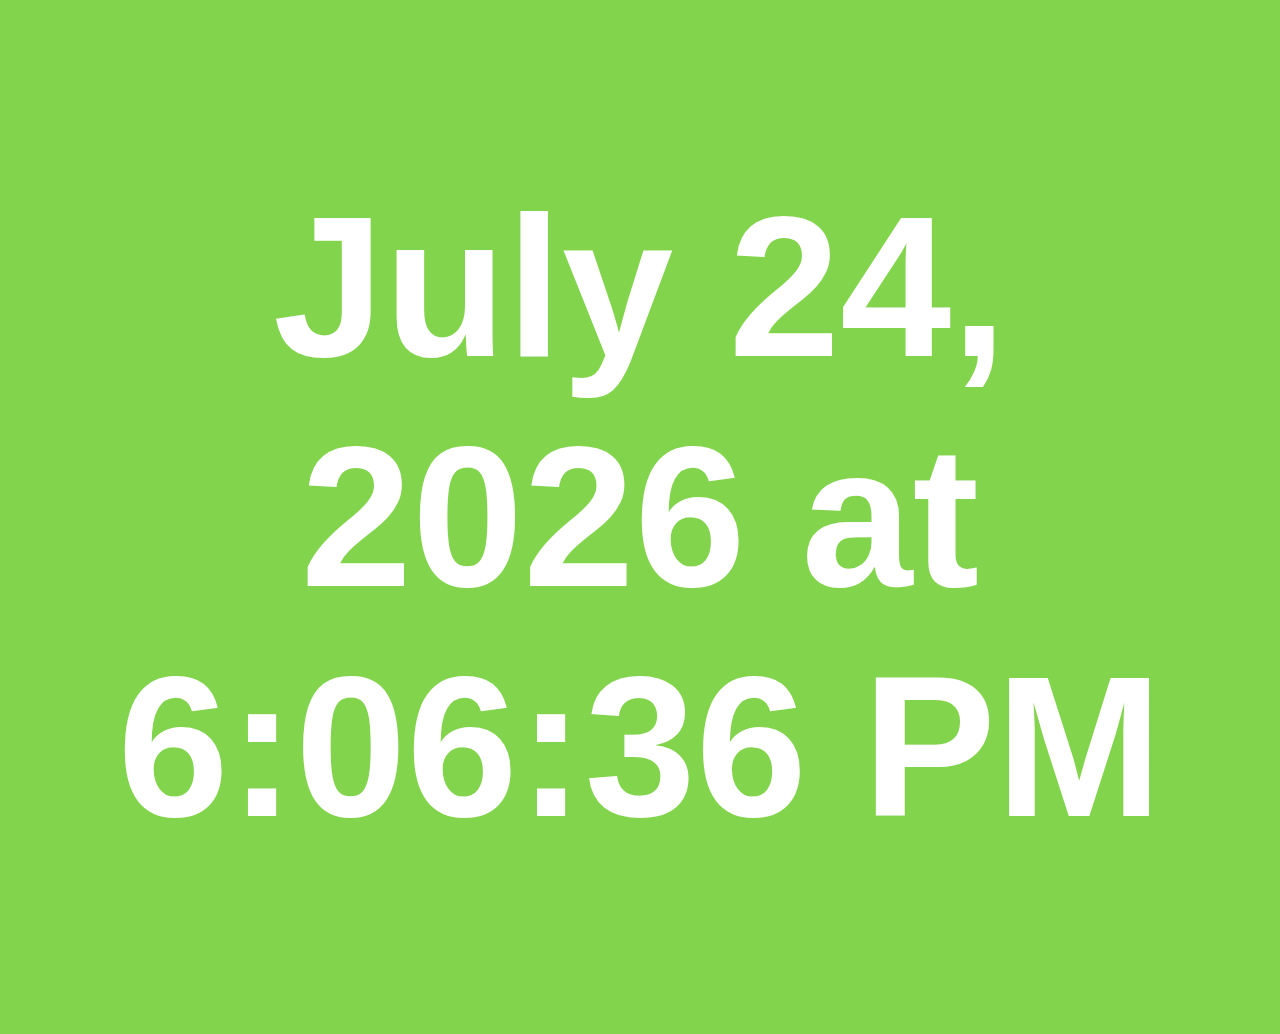
<file: js-clock/index.html>
<!DOCTYPE html>
<html lang="en">
<head>
    <link href="./css/style.css" rel="stylesheet">
    <meta charset="UTF-8">
    <meta content="width=device-width, user-scalable=no, initial-scale=1.0, maximum-scale=1.0, minimum-scale=1.0"
          name="viewport">
    <title>Clock</title>
</head>
<body>
<h1 id="clock"></h1>
<script src="./js/scrip.js"></script>
</body>
</html>
</file>
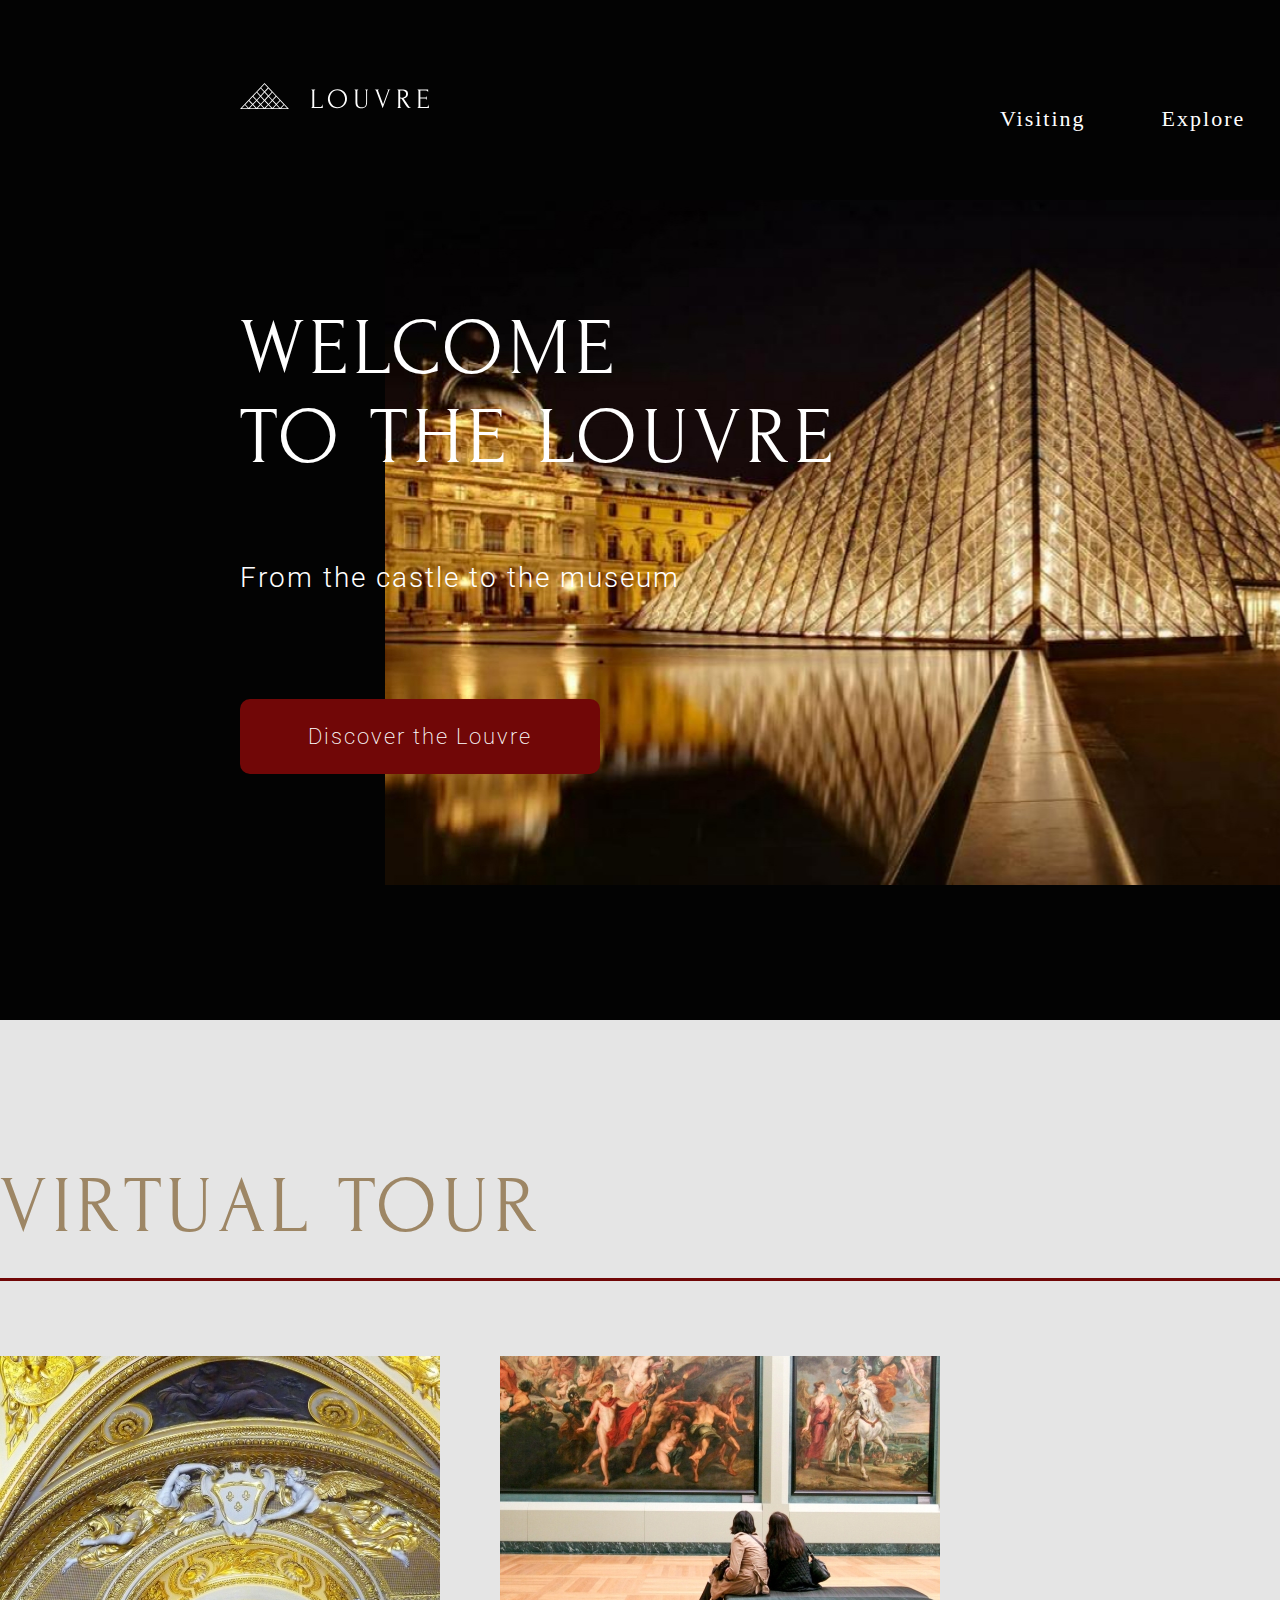
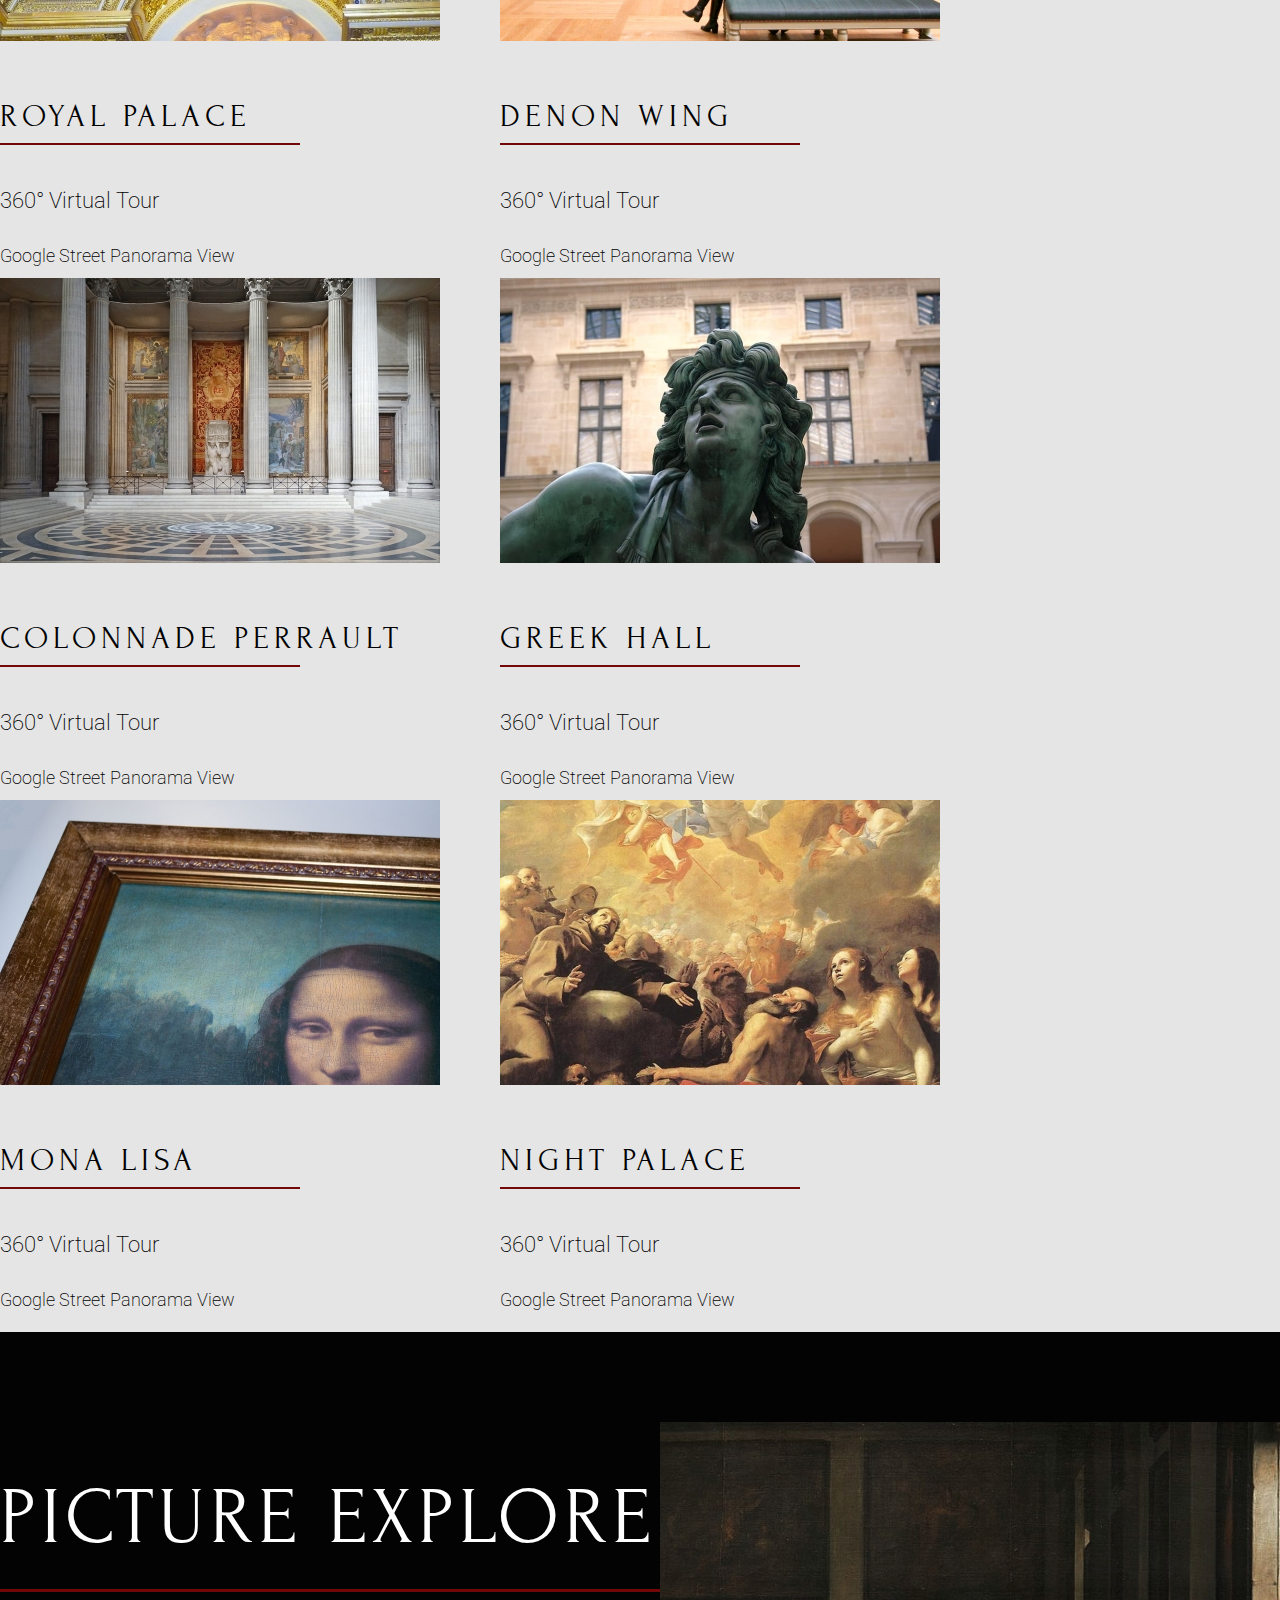
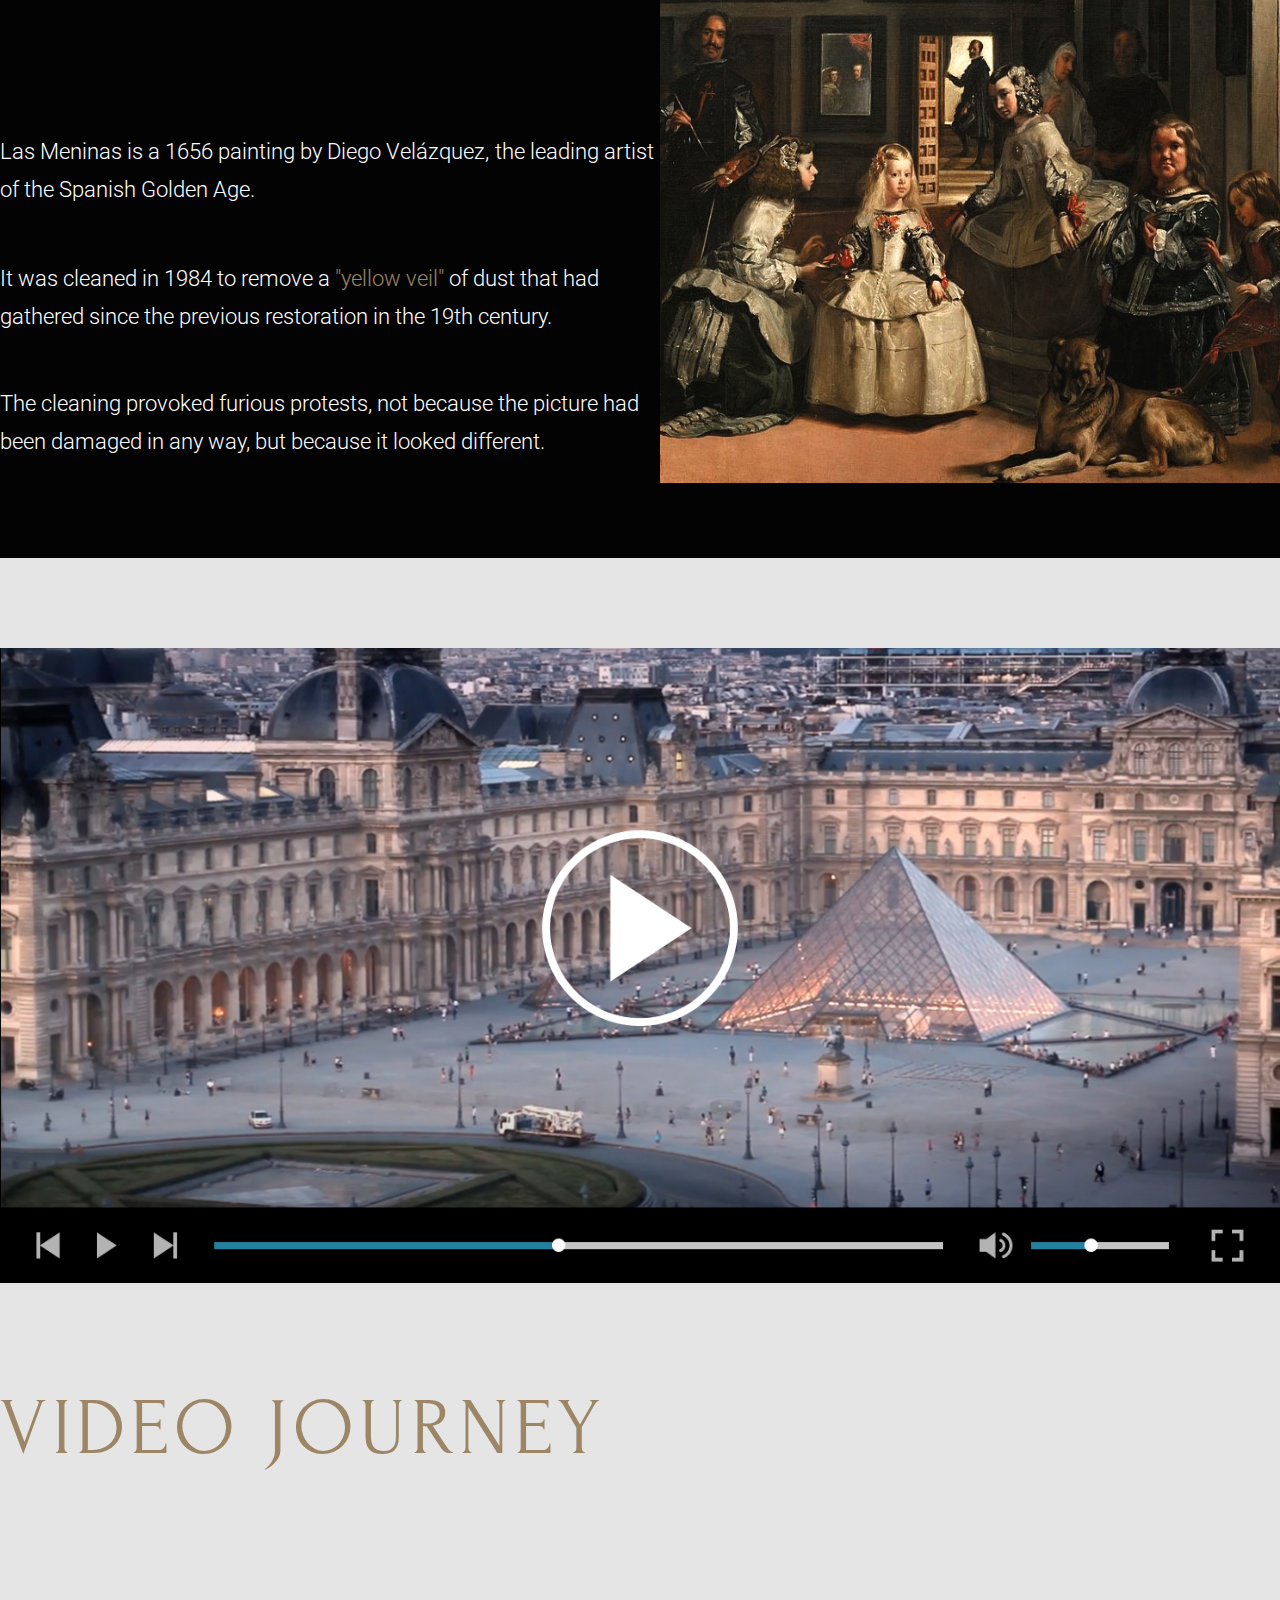
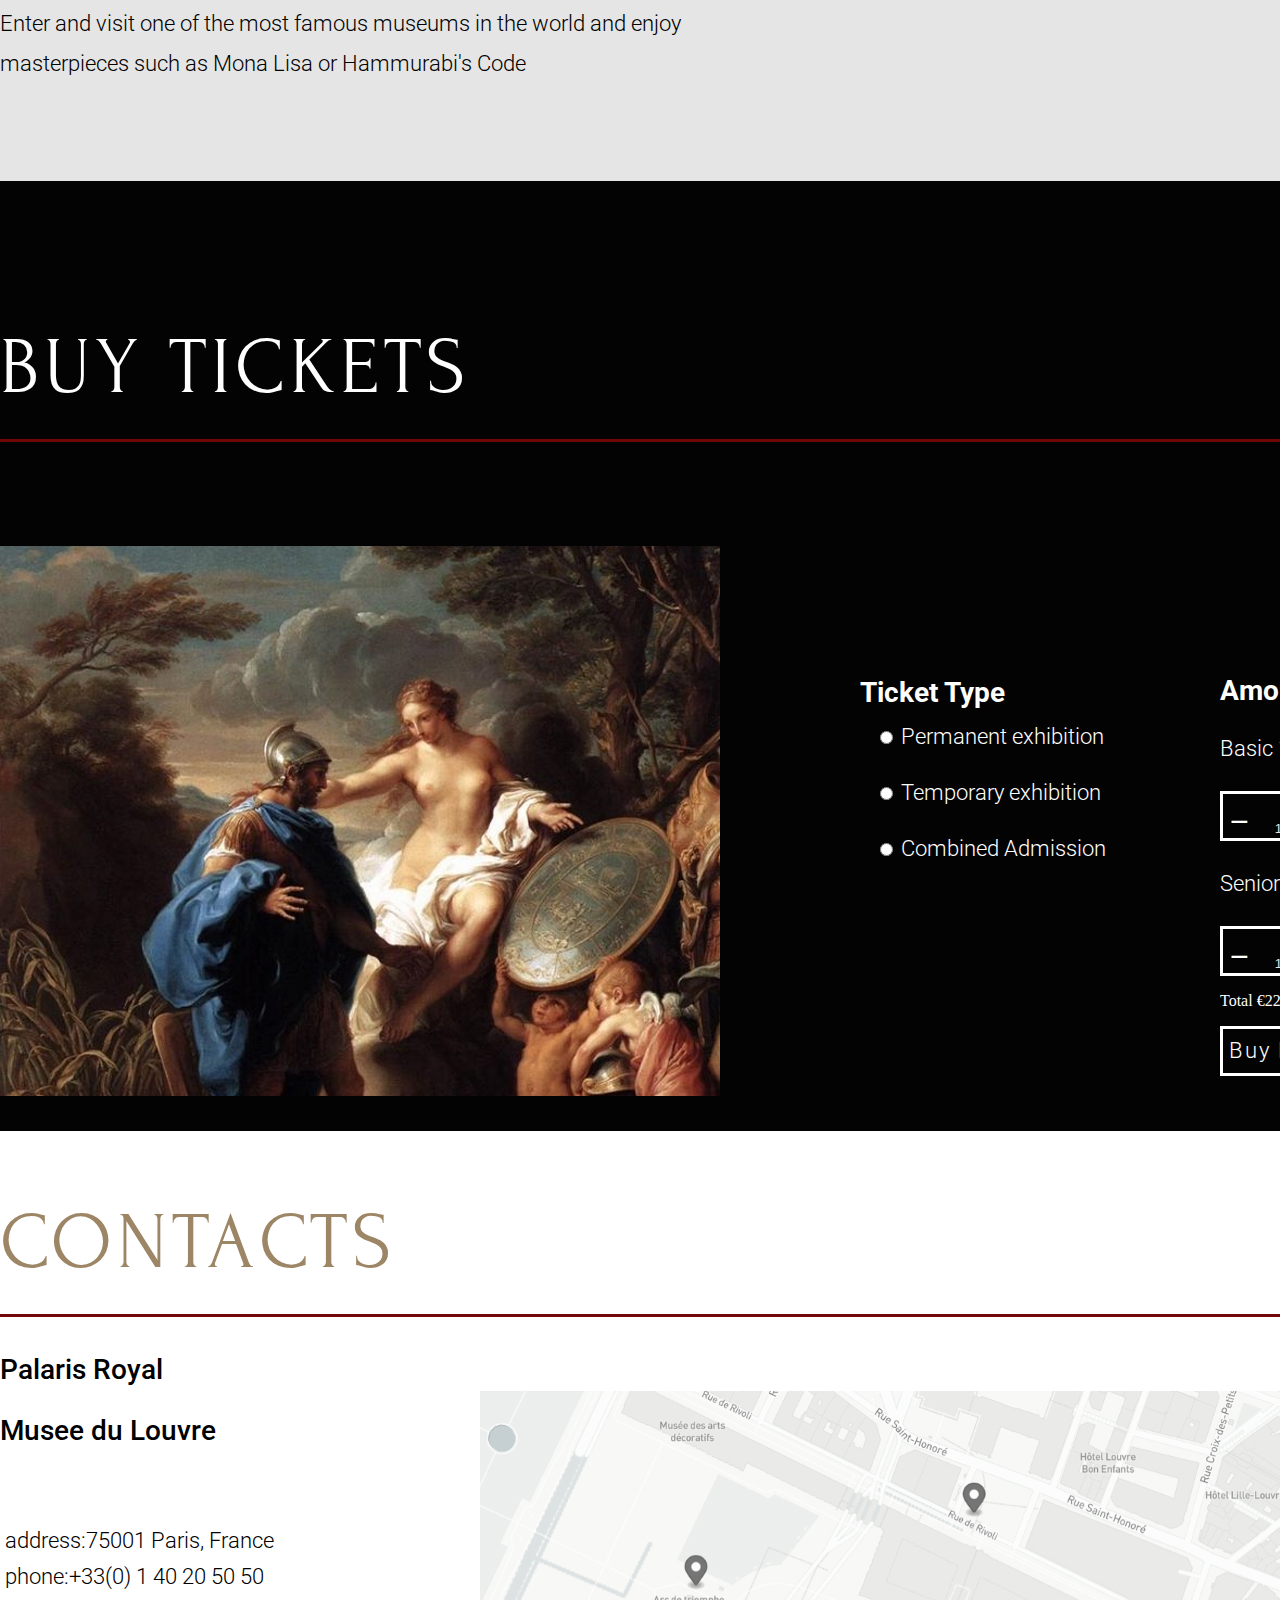
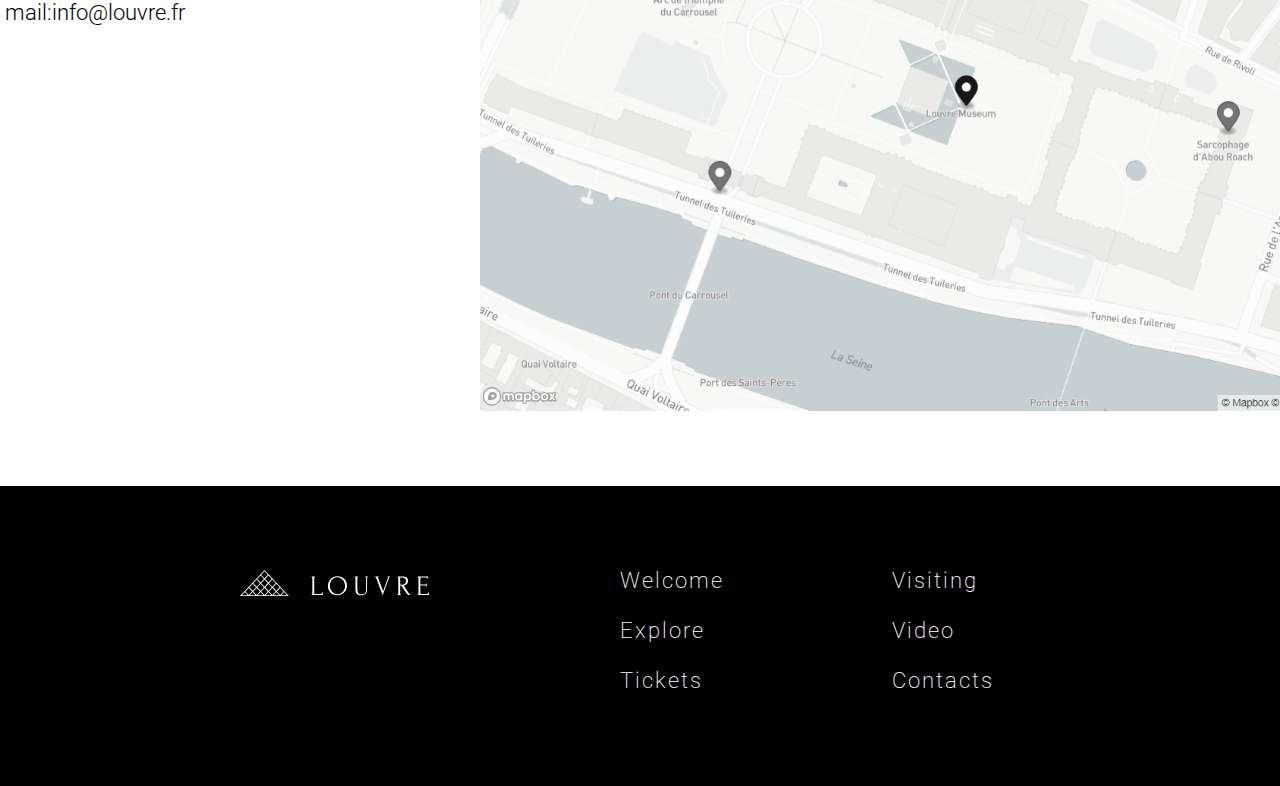
<file: museum/index.html>
<!doctype html>
<html lang="en">
<head>
    <link href="style.css" rel="stylesheet">
    <meta charset="UTF-8">
    <meta content="ie=edge" http-equiv="X-UA-Compatible">
    <title>Museum</title>
</head>
<body>
<header class="header">
    <div class="wrapper">
        <div class="header_wrapper">
            <div class="header_logo">
                <a class="header_logo-link" href="/">
                    <img alt="logo" class="header_logo-pic" src="assets/svg/logo.svg">
                </a>
            </div>
            <nav class="header_nav">
                <ul class="header_list">
                    <li class="header_item">
                        <a class="header_link" href="#">Visiting</a>
                    </li>
                    <li class="header_item">
                        <a class="header_link" href="#">Explore</a>
                    </li>
                    <li class="header_item">
                        <a class="header_link" href="#">Video</a>
                    </li>
                    <li class="header_item">
                        <a class="header_link" href="#">Tickets</a>
                    </li>
                    <li class="header_item">
                        <a class="header_link" href="#">Contacts</a>
                    </li>
                </ul>
            </nav>
        </div>
    </div>
</header>
<main class="main">
    <section class="welcome" id="welcome">
        <div class="wrapper">
            <h1 class="welcome_caption">welcome<br> to the louvre</h1>
            <p class="welcome_text">From the castle to the museum</p>
            <a aria-label="link to google maps position of louvre"
               class="welcome_link"
               href="https://www.google.com/maps/@48.8618159,2.3366818,3a,75y,81.55h,73.4t/data=!3m7!1e1!3m5!1sAF1QipOVxZQuSy3Bx9T_HpH_7FtBHDTXvI6SF-A10ocT!2e10!3e12!7i5472!8i2736">Discover
                the Louvre</a>
        </div>
    </section>
    <section class="visiting" id="visiting">
        <div class="wrapper">
            <h2 class="visiting_caption">Virtual tour</h2>
            <div class="cards">
                <article class="cards_item">
                    <a aria-label="Link to Virtual Tour of Royal palace"
                       class="cards_link"
                       href="https://www.google.com/maps/@48.8606882,2.3356791,3a,90y,328.36h,87.55t/data=!3m7!1e1!3m5!1sAF1QipMZ9YgnArbwEIbTDANeSQYFu9gNqpW_2Sv8FBvY!2e10!3e12!7i4352!8i1815">
                        <img alt="Royal palace" class="cards_image" src="./assets/img/Rectangle.jpg">
                        <h3 class="cards_caption">Royal palace</h3>
                        <p class="cards_subcaption">360° Virtual Tour</p>
                        <p class="cards_description">Google Street Panorama View</p>
                    </a>
                </article>
                <article class="cards_item">
                    <a aria-label="Link to Virtual Tour of Denon wing"
                       class="cards_link"
                       href="https://www.google.com/maps/@48.8563254,2.3352706,3a,75y,90t/data=!3m7!1e1!3m5!1sAF1QipNRj_CwP4coDMYdCHj6qHeBeJpI2VxU5BUsOX4F!2e10!3e12!7i11000!8i5500">
                        <img alt="Denon wing" class="cards_image" src="./assets/img/Rectangle-1.jpg">
                        <h3 class="cards_caption">Denon wing</h3>
                        <p class="cards_subcaption">360° Virtual Tour</p>
                        <p class="cards_description">Google Street Panorama View</p>
                    </a>
                </article>
                <article class="cards_item">
                    <a aria-label="Link to Virtual Tour of Colonnade perrault"
                       class="cards_link"
                       href="https://www.google.com/maps/@48.8601723,2.3395439,3a,88.4y,322.04h,84.25t/data=!3m7!1e1!3m5!1sAF1QipNMZGQuEA-pAUvIG_eP_2f3gWTKZEJ6XLVJ-Pgb!2e10!3e12!7i10240!8i5120">
                        <img alt="Colonnade perrault" class="cards_image" src="./assets/img/Rectangle-2.jpg">
                        <h3 class="cards_caption">Colonnade perrault</h3>
                        <p class="cards_subcaption">360° Virtual Tour</p>
                        <p class="cards_description">Google Street Panorama View</p>
                    </a>
                </article>
                <article class="cards_item">
                    <a aria-label="Link to Virtual Tour of Greek hall"
                       class="cards_link"
                       href="https://www.google.com/maps/@48.860183,2.3356156,3a,90y,177.69h,95.61t/data=!3m7!1e1!3m5!1sAF1QipP7uFZnTITRe-7AEVAgHAfqiCL-03gvBHcYWgF3!2e10!3e12!7i5472!8i2736">
                        <img alt="Greek hall" class="cards_image" src="./assets/img/Rectangle-3.jpg">
                        <h3 class="cards_caption">Greek hall</h3>
                        <p class="cards_subcaption">360° Virtual Tour</p>
                        <p class="cards_description">Google Street Panorama View</p>
                    </a>
                </article>
                <article class="cards_item">
                    <a aria-label="Link to Virtual Tour of Mona Lisa"
                       class="cards_link"
                       href="https://www.google.com/maps/@48.8598788,2.3355157,3a,82.2y,7.53h,94t/data=!3m7!1e1!3m5!1sAF1QipO1wkUUbyzpPjj-OR0mR5etZJT-xl-40XK8rDQ3!2e10!3e12!7i10240!8i5120">
                        <img alt="Mona Lisa" class="cards_image" src="./assets/img/Rectangle-4.jpg">
                        <h3 class="cards_caption">Mona Lisa</h3>
                        <p class="cards_subcaption">360° Virtual Tour</p>
                        <p class="cards_description">Google Street Panorama View</p>
                    </a>
                </article>
                <article class="cards_item">
                    <a aria-label="Link to Virtual Tour of Night palace"
                       class="cards_link"
                       href="https://www.google.com/maps/@48.8563254,2.3352706,3a,90y,21.26h,79.91t/data=!3m7!1e1!3m5!1sAF1QipPpGAowYatVyk3MMGnZAaQkYm2EUk-Dlca06SS5!2e10!3e12!7i11304!8i5652">
                        <img alt="Night palace" class="cards_image" src="./assets/img/Rectangle-5.jpg">
                        <h3 class="cards_caption">Night palace</h3>
                        <p class="cards_subcaption">360° Virtual Tour</p>
                        <p class="cards_description">Google Street Panorama View</p>
                    </a>
                </article>
            </div>
        </div>
    </section>
    <section class="explore" id="explore">
        <div class="wrapper">
            <div class="explore_content">
                <h2 class="explore_caption">picture explore</h2>
                <p class="explore_text explore_text-first">Las Meninas is a 1656 painting by Diego Velázquez, the
                    leading artist of the Spanish Golden Age.</p>
                <p class="explore_text explore_text-sec">It was cleaned in 1984 to remove a <span>"yellow veil"</span>
                    of dust that had gathered since the previous restoration in the 19th century.</p>
                <p class="explore_text explore_text-last">The cleaning provoked furious protests, not because the
                    picture had been damaged in any way, but because it looked different.</p>
            </div>
            <div class="explore_pic">
                <img alt="Las Meninas" class="explore_image" src="./assets/img/explore.jpg">
            </div>
        </div>
    </section>
    <section class="video" id="video">
        <div class="wrapper">
            <div class="video_content">
                <div class="video_preview">
                    <img alt="video" class="video_image" src="./assets/img/Frame.jpg">
                </div>
            </div>
            <h2 class="video_caption">Video journey</h2>
            <p class="video_text">Enter and visit one of the most famous museums in the world and enjoy masterpieces
                such as Mona Lisa or Hammurabi's Code</p>
        </div>
    </section>
    <section class="tickets" id="tickets">
        <div class="wrapper">
            <h2 class="tickets_caption">Buy tickets</h2>
            <div class="tickets_content">
                <div class="tickets_pic">
                    <img alt="painting Venus, giving Aeneas the armor made by Vulcan" class="tickets_image"
                         src="./assets/img/venus.jpg">
                </div>
                <form class="tickets_buy">
                    <div class="type">
                        <ul class="type_list">
                            <li  class="type_caption">Ticket Type</li>
                            <li class="type_item">
                                <input class="type_input" id="pernament" type="radio">
                                <label for="pernament">Permanent exhibition</label>
                            </li>
                            <li class="type_item">
                                <input class="type_input" id="temporary" type="radio">
                                <label for="temporary">Temporary exhibition</label>
                            </li>
                            <li class="type_item">
                                <input class="type_input" id="combined" type="radio">
                                <label for="combined">Combined Admission</label>
                            </li>
                        </ul>
                        <div class="amount">
                            <h3 class="amount_caption">Amount</h3>
                            <div class="amount_basic">
                                <h4 class="amount_subcaption">Basic 18+</h4>
                                <div class="amount_choice">
                                    <button class="amount_btn" type="button">–</button>
                                    <input class="amount_count" max="10" min="0" readonly type="number" value="1">
                                    <button class="amount_btn" type="button">+</button>
                                </div>
                            </div>
                            <div class="amount_senior">
                                <h4 class="amount_subcaption">Senior 65+</h4>
                                <div class="amount_choice">
                                    <button class="amount_btn" type="button">–</button>
                                    <input class="amount_count" max="10" min="0" readonly type="number" value="1">
                                    <button class="amount_btn" type="button">+</button>
                                </div>
                            </div>
                            <p class="amount_total">Total €<span class="amount_totalPrice">220</span></p>
                            <button class="amount_buy" type="button">Buy Now</button>
                        </div>
                    </div>
                </form>
            </div>
        </div>
    </section>
    <section class="contacts" id="contacts">
        <div class="wrapper">
            <h2 class="contacts_caption">Contacts</h2>
            <div class="contacts_content">
                <h3 class="contacts_text">Palaris Royal</h3>
                <p class="contacts_text">Musee du Louvre</p>
                <ul class="contacts_list">
                    <li class="contacts_info">address:75001 Paris, France</li>
                    <li class="contacts_info">phone:+33(0) 1 40 20 50 50</li>
                    <li class="contacts_info">mail:info@louvre.fr</li>
                </ul>

                <div class="tickets_pic">
                    <img alt="map" class="contacts_image"
                         src="./assets/img/map.jpg">
                </div>

            </div>
        </div>
    </section>
</main>
<footer class="footer">
    <a class="footer_logo-link" href="/">
        <img alt="logo" class="footer_logo-pic" src="assets/svg/logo.svg">
    </a>
    <div class="footer_content">
        <ul class="footer_list ">
            <li class="list_content"><a href="http://localhost:63342/sevajs-JSFEPRESCHOOL/museum/index.html?#welcome"
                                        target="raz">Welcome</a></li>
            <li class="list_content"><a href="http://localhost:63342/sevajs-JSFEPRESCHOOL/museum/index.html?#visiting"
                                        target="raz">Visiting</a></li>
            <li class="list_content"><a href="http://localhost:63342/sevajs-JSFEPRESCHOOL/museum/index.html?#explore"
                                        target="raz">Explore</a></li>
            <li class="list_content"><a href="http://localhost:63342/sevajs-JSFEPRESCHOOL/museum/index.html?#video"
                                        target="raz">Video</a></li>
            <li class="list_content"><a href="http://localhost:63342/sevajs-JSFEPRESCHOOL/museum/index.html?#tickets"
                                        target="raz">Tickets</a></li>
            <li class="list_content"><a href="http://localhost:63342/sevajs-JSFEPRESCHOOL/museum/index.html?#contacts"
                                        target="raz">Contacts</a></li>
        </ul>
    </div>
    <div class="footer_sm">
        <ul class="sm_list" id="menu">
            <li>
                <button><img alt="youtube" src="assets/svg/youtube.svg"></button>
            </li>
            <li>
                <button><img alt="insta" src="assets/svg/inst.svg"></button>
            </li>
            <li>
                <button><img alt="fb" src="assets/svg/fb.svg"></button>
            </li>
            <li>
                <button><img alt="twitter" src="assets/svg/tw.svg"></button>
            </li>
            <li>
                <button><img alt="polkaDot" src="assets/svg/pd.svg"></button>
            </li>
        </ul>

    </div>

</footer>

</body>
</html>
</file>
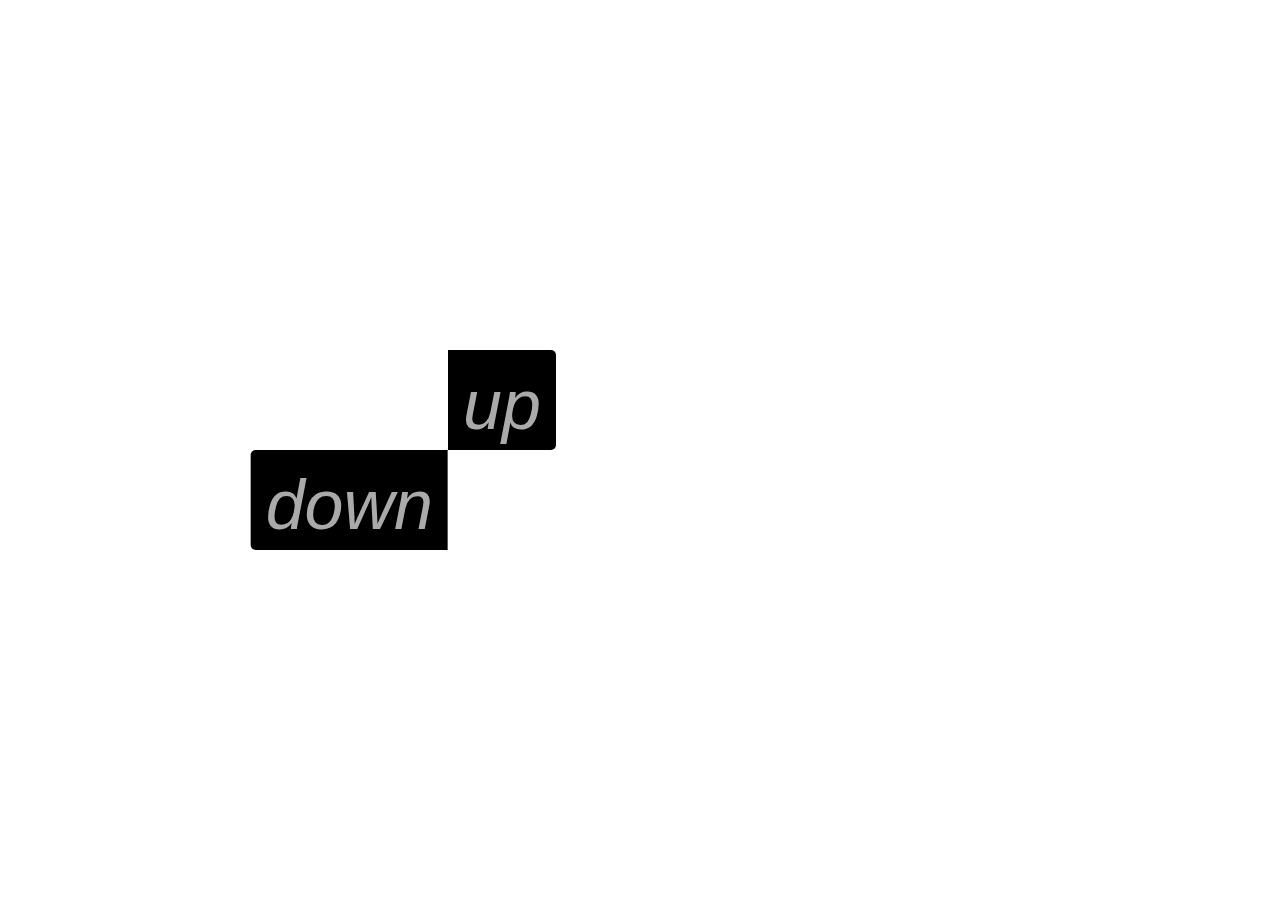
<file: Vertical-Slider/index.html>
<!DOCTYPE html>
<html lang="en">
<head>
    <meta charset="UTF-8">
    <meta content="width=device-width, initial-scale=1.0" name="viewport">
    <link href="./css/style.css" rel="stylesheet">
    <title>Vertical Slider</title>
</head>
<body>
<div class="container">
    <div class="left-slide">

        <div style="background-image: url(https://i.pinimg.com/originals/3c/88/c8/3c88c8510028f627cf58792795629ed1.jpg)">
        </div>
        <div style="background-image:url(https://i.pinimg.com/originals/90/97/09/909709e2be2ceab0102c9b68462e2a01.jpg)">
        </div>
        <div style="background-image: url(https://static.jojowiki.com/images/3/30/latest/20200331085354/Koichi_Infobox_OVA.png)">
        </div>
        <div style="background-image: url(https://static.jojowiki.com/images/thumb/4/4a/latest/20210422070411/Giorno_Giovanna_Infobox_Anime.png/600px-Giorno_Giovanna_Infobox_Anime.png)">
        </div>
    </div>
    <div class="right-slide">
        <div style="background-image: url(https://static.jojowiki.com/images/thumb/1/19/latest/20191126085620/GER_Infobox_Anime.png/600px-GER_Infobox_Anime.png)"></div>
        <div style="background-image: url(https://static.jojowiki.com/images/4/4e/latest/20191015214620/Echoes_ACT3_DU_Infobox_Manga.png)"></div>
        <div style="background-image: url(https://static.jojowiki.com/images/thumb/7/75/latest/20200818051415/SPCover.jpg/524px-SPCover.jpg)"></div>
        <div style="background-image: url(https://www.looper.com/img/gallery/why-jojos-bizarre-adventure-changed-stand-names-for-the-anime/l-intro-1604076468.jpg)"></div>

    </div>
    <div class="buttons">
        <button class="down-button">
            <i class="fas fa-arrow-down">
                down
            </i>
        </button>
        <button class="up-button">
            <i class="fas fa-arrow-up">
                up
            </i>
        </button>
    </div>
</div>
<script src="./js/script.js"></script>
</body>
</html>
</file>
<file: js-clock/css/style.css>
body {
    background-size: cover;
    height: 100%;
    font-family: 'Fjalla One', sans-serif;
    text-align: center;
    color: #fff;
    font-size: 100px;
    padding: 30px;
    background-color: #83d44d;
}
</file>
<file: museum/style.css>
@import url("https://fonts.googleapis.com/css2?family=Roboto:ital,wght@0,100;0,300;0,400;0,500;0,700;0,900;1,100;1,300;1,400;1,500;1,700;1,900&display=swap");
@import url("https://fonts.googleapis.com/css2?family=Forum&display=swap");

html {
    scroll-behavior: smooth;
}

a {
    text-decoration: none;
    color: #ffffff !important;
}

ul {
    list-style-type: none;
}

button {
    border: none;
    outline: none;
    background-color: transparent;
}

button:hover {
    cursor: pointer;
}

body {
    margin: 0;
}

.wrapper {
    max-width: 1440px;
    margin: 0 auto;
}

/*start header*/
.header {
    position: absolute;
    width: 1920px;
    height: 200px;
    background: #030303;
}

.header_wrapper {
    display: flex;
    flex-wrap: wrap;
    align-items: flex-end;
    justify-content: space-between;
    padding-top: 74px;
    padding-bottom: 76px;

}

.header_list {
    display: flex;
}

.header_logo {
}

.header_nav {
    position: absolute;
    width: 720px;
    height: 50px;
    left: 960px;
    right: 240px;
}

.header_item {
    margin-right: 76px;
}

.header_item:last-child {
    margin-right: 0;
}

.header_link {
    font-style: normal;
    font-weight: 200;
    font-size: 22px;
    line-height: 50px;
    letter-spacing: 2px;
    text-decoration: none;
    color: white;
}

.header_link:hover, .header_link:active {
    color: #9d8665;
}

/*end header*/

/*Start main */
.welcome {
    background-color: #030303;
    background-image: url(background.jpg);
    background-repeat: no-repeat;
    background-position: calc(50% + 352px);
}

.welcome {
    padding: 250px 0 246px 240px;

}

.welcome_caption {
    padding-bottom: 26px;
    color: #ffffff;
    font-family: 'Forum';
    font-size: 80px;
    font-weight: 400;
    text-transform: uppercase;
    letter-spacing: 5px;
}

.welcome_text {
    padding-bottom: 77px;
    color: #ffffff;
    font-family: 'Roboto';
    font-size: 28px;
    font-weight: 300;
    letter-spacing: 2px;
}

.welcome_link {
    width: 360px;
    height: 75px;
    display: block;
    line-height: 75px;
    background: #710707;
    border-radius: 10px;
    color: #ffffff;
    font-family: 'Roboto';
    font-size: 22px;
    font-weight: 200;
    text-align: center;
    letter-spacing: 2px;
    text-decoration: none;
}

.visiting {
    padding: 75px 0 110px;
    background: #e5e5e5;
}

.visiting_caption {
    position: relative;
    color: #9d8665;
    font-family: 'Forum', cursive;
    font-size: 80px;
    font-weight: 400;
    text-transform: uppercase;
    letter-spacing: 5px;
}

.visiting_caption::after {
    content: "";
    height: 3px;
    position: absolute;
    left: 0;
    right: 0;
    bottom: -30px;
    background: #710707;
}

.cards {
    margin-top: 105px;
    display: flex;
    flex-wrap: wrap;
    gap: 100px 60px;
}

.cards_item {
    width: 440px;
    height: 422px;
}

.cards_link {
    display: block;
    width: 100%;
    height: 100%;
}

.cards_link:hover > .cards_caption::after {
    width: 100%;
}

.cards_image {
    width: 100%;
    max-height: 285px;
    display: block;
}

.cards_caption {
    padding-top: 25px;
    position: relative;
    color: #000000;
    font-family: 'Forum', cursive;
    font-size: 32px;
    font-weight: 400;
    text-transform: uppercase;
    letter-spacing: 5px;
    text-decoration: none;
}

.cards_caption::after {
    content: "";
    width: 300px;
    height: 2px;
    position: absolute;
    left: 0;
    bottom: -11px;
    background: #710707;
    -webkit-transition: width .4s;
    transition: width .4s;
}

.cards_subcaption {
    padding-top: 22px;
    color: #000000;
    font-family: 'Roboto';
    font-size: 22px;
    font-weight: 200;
}

.cards_description {
    padding-top: 10px;
    color: #000000;
    font-family: 'Roboto';
    font-size: 18px;
    font-weight: 200;
}

.explore {
    padding: 75px 0;
    background: #030303;
}

.explore .wrapper {
    display: -webkit-box;
    display: -ms-flexbox;
    display: flex;
    -webkit-box-pack: justify;
    -ms-flex-pack: justify;
    justify-content: space-between;
}

.explore_content {
    max-width: 660px;
}

.explore_caption {
    position: relative;
    color: #ffffff;
    font-family: 'Forum';
    font-size: 80px;
    font-weight: 400;
    text-transform: uppercase;
    letter-spacing: 5px;
}

.explore_caption::after {
    content: "";
    width: 100%;
    height: 3px;
    position: absolute;
    left: 0;
    bottom: -30px;
    background: #710707;
}

.explore_text {
    line-height: 38px;
    color: #ffffff;
    font-family: 'Roboto';
    font-size: 22px;
    font-weight: 300;
}

.explore_text > span {
    color: #9d8665;
}

.explore_text-first {
    letter-spacing: 0.01px;
    padding-top: 105px;
}

.explore_text-sec {
    padding-top: 29px;
}

.explore_text-last {
    padding-top: 27px;
}

.explore_pic {
    padding-top: 15px;
    max-width: 720px;
    max-height: calc(700px + 15px);
}

.explore_image {
    width: 100%;
    height: 100%;
}

.controls {
    width: 27px;
    height: 30px;
    opacity: .6;
    background-repeat: no-repeat;
    -webkit-transition: opacity .3s;
    transition: opacity .3s;
}

.controls:hover {
    opacity: 1;
}

.range {
    height: 8px;
    outline: none;
    border-radius: 0;
    -webkit-appearance: none;
}

.range::-webkit-slider-thumb {
    width: 15px;
    height: 15px;
    cursor: pointer;
    border-radius: 50%;
    background: #ffffff;
    -webkit-appearance: none;
}

.video {
    padding: 75px 0;
    background: #e5e5e5;
}

.video .wrapper {
    display: flex;
    -ms-flex-wrap: wrap;
    flex-wrap: wrap;
    -webkit-box-align: center;
    align-items: center;
}

.video_content {
    padding-top: 15px;
    max-width: 1440px;
    position: relative;
}

.video_preview {
    max-height: 629px;
}

.video_image {
    width: 100%;
    height: 100%;
}

.video_caption {
    padding: 40px 114px 1px 0;
    color: #9d8665;
    font-family: 'Forum', cursive;
    font-size: 80px;
    font-weight: 400;
    text-transform: uppercase;
    letter-spacing: 5px;
}

.video_text {
    padding-top: 42px;
    max-width: 720px;
    line-height: 40px;
    color: #000000;
    font-family: 'Roboto', sans-serif;
    font-size: 22px;
    font-weight: 300;
}

.tickets {
    padding: 75px 0;
    background: #030303;
    max-height: 800px;
}


.tickets_buy {
    color: white;
}

.tickets_image {
    display: -webkit-box;
    display: -ms-flexbox;
    display: flex;
    -webkit-box-pack: justify;
    -ms-flex-pack: justify;
    justify-content: space-between;
}

.tickets_pic {
    position: relative;
    width: 720px;
    height: 550px;
    left: 0px;
    top: 68px;
}

.type_caption {
    font-family: Roboto;
    font-style: normal;
    font-weight: bold;
    font-size: 28px;
    line-height: 33px;
    color: #FFFFFF;
}

.type_item {
    padding: 15px;
    font-family: Roboto;
    font-style: normal;
    font-weight: 300;
    font-size: 22px;
    line-height: 26px;
    color: #FFFFFF;
}

.tickets_image {
    width: 100%;
    height: 100%;
}

.type_list {
    position: relative;
    width: 270px;
    height: 262px;
    left: 820px;
    top: -368px;
}

.amount {
    position: relative;
    width: 270px;
    height: 262px;
    left: 1220px;
    top: -660px
}

.amount_btn {
    padding-top: 10px;
    font-family: Roboto;
    font-style: normal;
    font-weight: normal;
    font-size: 32px;
    line-height: 37px;
    text-align: center;
    color: #FFFFFF;
}

.amount_choice {
    width: 150px;
    height: 50px;
    left: 0px;
    top: 40px;
    border: 3px solid #FFFFFF;
    box-sizing: border-box;
    border-radius: 0px;
}

.amount_count {
    text-align: center;
    background-color: #030303;
    color: #e5e5e5;
    text-align: center;
    border-style: none;
}

.amount_buy {
    height: 50px;
    left: 0px;
    top: 0px;
    font-family: Roboto;
    font-style: normal;
    font-weight: 300;
    font-size: 22px;
    line-height: 26px;
    display: flex;
    align-items: center;
    text-align: center;
    letter-spacing: 2px;
    color: white;
    text-align: center;
    border-style: solid;

}

.amount_caption {
    font-family: Roboto;
    font-style: normal;
    font-weight: bold;
    font-size: 28px;
    line-height: 33px;
    color: #FFFFFF;
}

.amount_subcaption {
    font-family: Roboto;
    font-style: normal;
    font-weight: 300;
    font-size: 22px;
    line-height: 26px;
    color: #FFFFFF;
}

.tickets_caption {
    position: relative;
    color: #ffffff;
    font-family: 'Forum';
    font-size: 80px;
    font-weight: 400;
    text-transform: uppercase;
    letter-spacing: 5px;
}

.tickets_caption::after {
    content: "";
    width: 100%;
    height: 3px;
    position: absolute;
    left: 0;
    bottom: -30px;
    background: #710707;
}

.contacts {
    height: 813px;
    padding-bottom: 75px;
}

.contacts_caption {

    position: relative;
    color: #9D8665;
    font-family: 'Forum';
    font-size: 80px;
    font-weight: 400;
    text-transform: uppercase;
    letter-spacing: 5px;
}

.contacts_caption::after {
    content: "";
    width: 100%;
    height: 3px;
    position: absolute;
    left: 0;
    bottom: -30px;
    background: #710707;
}

.contacts_image {
    position: relative;
    width: 960px;
    height: 620px;
    left: 480px;
    top: -200px;
    border-radius: 0px;
}

.contacts_content {

}

.contacts_text {
    position: relative;
    width: 277px;
    height: 33px;
    left: 0px;
    top: 0px;
    font-family: Roboto;
    font-style: normal;
    font-weight: 500;
    font-size: 28px;
    line-height: 33px;
    color: #000000;
}

.contacts_list {
    position: relative;
    width: 400px;
    height: 26px;
    left: -45px;
    top: 53px;
    font-family: Roboto;
    font-style: normal;
    font-weight: 300;
    font-size: 22px;
    line-height: 26px;
    color: #000000;
}

.contacts_info {
    margin: 10px;
}

/*Finish main */
/*Start footer */
.footer {
    background-color: black;
    width: 1920px;
    height: 300px;
}

.footer_logo-link {
    position: relative;
    width: 195px;
    height: 50px;
    left: 240px;
    top: 75px;

}

.footer_list {
    display: grid;
    grid-template-columns: 100px 100px;
    grid-column-gap: 172px;
}

.list_content {
    position: relative;
    left: 580px;
    top: 0px;
    font-family: Roboto;
    font-style: normal;
    font-weight: 200;
    font-size: 22px;
    line-height: 50px;
    letter-spacing: 2px;
}

.footer_sm {
    background-color: black;
    position: relative;
    width: 336px;
    height: 48px;
    left: 1334px;
    top: -55px;

}

ul#menu li {

    display: inline-block;

}

/*End footer */
</file>
<file: Vertical-Slider/css/style.css>
body {
    box-sizing: border-box;
    margin: 0;
    padding: 0;
    font-family: 'Open Sans', sans-serif;
    height: 100vh;
    --moz-background-size: 100%;
    -webkit-background-size: 100%;
    -o-background-size: 100%;
    background-size: 100%;
}

.container {
    position: relative;
    overflow: hidden;
    width: 100vw;
    height: 100vh;
}

.left-slide {
    height: 100%;
    width: 35%;
    position: absolute;
    top: 0;
    left: 0;
    transition: transform 1s ease-in-out;
}

.left-slide > div {
    background-repeat: no-repeat;
    height: 100%;
    width: 100%;
    display: flex;
    flex-direction: column;
    align-items: center;
    justify-content: center;
    color: #fff;
    background-size: 100% 100%;
}

.left-slide h1 {
    font-size: 40px;
    margin-bottom: 10px;
    margin-top: -30px;
}

.right-slide {
    height: 100%;
    position: absolute;
    top: 0;
    left: 35%;
    width: 65%;
    transition: transform 1s ease-in-out;
}

.right-slide > div {
    background-size: cover;
    background-position: center center;
    height: 100%;
    width: 100%;
}

button {
    background-color: #000000;
    border: none;
    color: #aaa;
    cursor: pointer;
    font-size: 70px;
    padding: 15px;
    height: 100px;
}

button:hover {
    color: #fdfdfd;
}

button:focus {
    outline: none;
}

.container .buttons button {
    position: absolute;
    left: 35%;
    top: 50%;
    z-index: 100;
}

.container .buttons .down-button {
    transform: translateX(-100%);
    border-top-left-radius: 5px;
    border-bottom-left-radius: 5px;
}

.container .buttons .up-button {
    transform: translateY(-100%);
    border-top-right-radius: 5px;
    border-bottom-right-radius: 5px;
}
</file>
